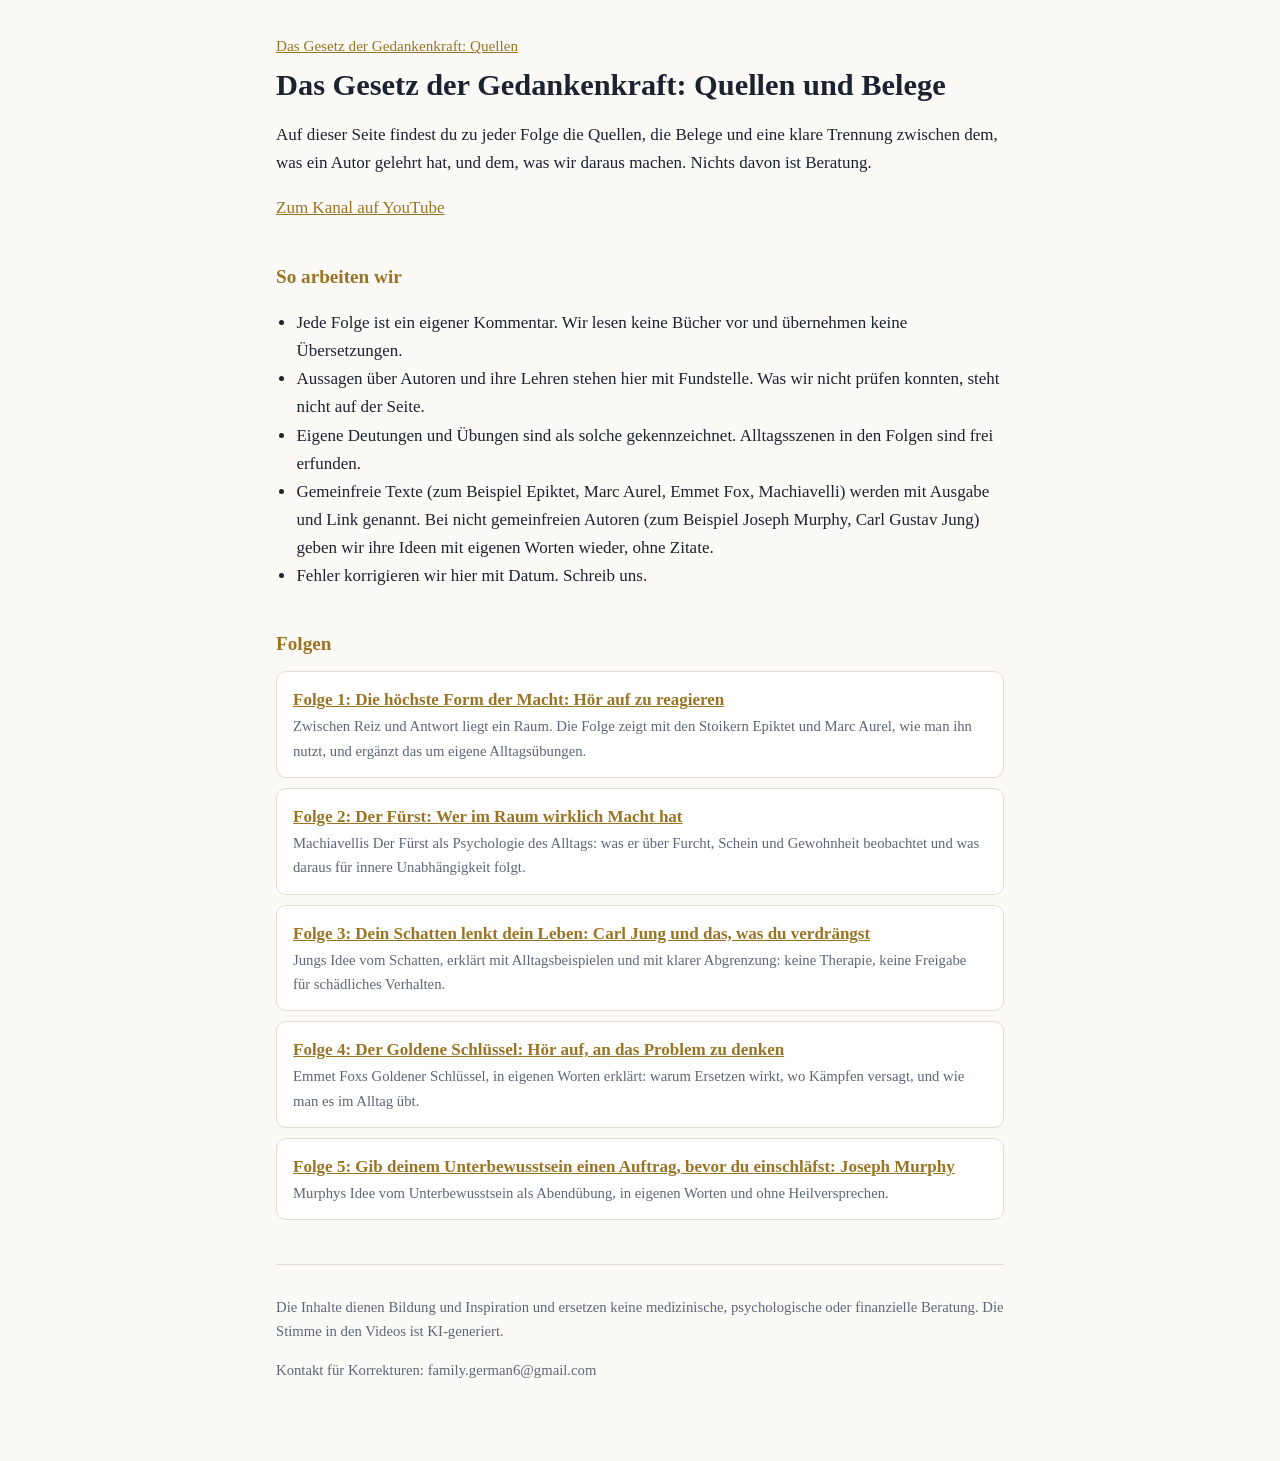
<file: docs/index.html>
<!doctype html><html lang="de"><head><meta charset="utf-8"><meta name="viewport" content="width=device-width,initial-scale=1">
<title>Quellen | Das Gesetz der Gedankenkraft</title><meta name="robots" content="index,follow"><link rel="stylesheet" href="style.css"></head><body><main>
<nav><a href="index.html">Das Gesetz der Gedankenkraft: Quellen</a></nav><h1>Das Gesetz der Gedankenkraft: Quellen und Belege</h1><p>Auf dieser Seite findest du zu jeder Folge die Quellen, die Belege und eine klare Trennung zwischen dem, was ein Autor gelehrt hat, und dem, was wir daraus machen. Nichts davon ist Beratung.</p>
<p><a href="https://www.youtube.com/@gedankenkraftgesetz">Zum Kanal auf YouTube</a></p><h2>So arbeiten wir</h2><ul><li>Jede Folge ist ein eigener Kommentar. Wir lesen keine Bücher vor und übernehmen keine Übersetzungen.</li><li>Aussagen über Autoren und ihre Lehren stehen hier mit Fundstelle. Was wir nicht prüfen konnten, steht nicht auf der Seite.</li><li>Eigene Deutungen und Übungen sind als solche gekennzeichnet. Alltagsszenen in den Folgen sind frei erfunden.</li><li>Gemeinfreie Texte (zum Beispiel Epiktet, Marc Aurel, Emmet Fox, Machiavelli) werden mit Ausgabe und Link genannt. Bei nicht gemeinfreien Autoren (zum Beispiel Joseph Murphy, Carl Gustav Jung) geben wir ihre Ideen mit eigenen Worten wieder, ohne Zitate.</li><li>Fehler korrigieren wir hier mit Datum. Schreib uns.</li></ul>
<h2>Folgen</h2><div class="card"><a href="folge/01-hoer-auf-zu-reagieren/index.html"><b>Folge 1: Die höchste Form der Macht: Hör auf zu reagieren</b></a><div class="mut">Zwischen Reiz und Antwort liegt ein Raum. Die Folge zeigt mit den Stoikern Epiktet und Marc Aurel, wie man ihn nutzt, und ergänzt das um eigene Alltagsübungen.</div></div><div class="card"><a href="folge/02-der-fuerst/index.html"><b>Folge 2: Der Fürst: Wer im Raum wirklich Macht hat</b></a><div class="mut">Machiavellis Der Fürst als Psychologie des Alltags: was er über Furcht, Schein und Gewohnheit beobachtet und was daraus für innere Unabhängigkeit folgt.</div></div><div class="card"><a href="folge/03-dein-schatten-carl-jung/index.html"><b>Folge 3: Dein Schatten lenkt dein Leben: Carl Jung und das, was du verdrängst</b></a><div class="mut">Jungs Idee vom Schatten, erklärt mit Alltagsbeispielen und mit klarer Abgrenzung: keine Therapie, keine Freigabe für schädliches Verhalten.</div></div><div class="card"><a href="folge/04-der-goldene-schluessel-emmet-fox/index.html"><b>Folge 4: Der Goldene Schlüssel: Hör auf, an das Problem zu denken</b></a><div class="mut">Emmet Foxs Goldener Schlüssel, in eigenen Worten erklärt: warum Ersetzen wirkt, wo Kämpfen versagt, und wie man es im Alltag übt.</div></div><div class="card"><a href="folge/05-auftrag-vor-dem-einschlafen-joseph-murphy/index.html"><b>Folge 5: Gib deinem Unterbewusstsein einen Auftrag, bevor du einschläfst: Joseph Murphy</b></a><div class="mut">Murphys Idee vom Unterbewusstsein als Abendübung, in eigenen Worten und ohne Heilversprechen.</div></div>
<footer class="mut"><p>Die Inhalte dienen Bildung und Inspiration und ersetzen keine medizinische, psychologische oder finanzielle Beratung. Die Stimme in den Videos ist KI-generiert.</p><p>Kontakt für Korrekturen: family.german6@gmail.com</p></footer></main></body></html>
</file>
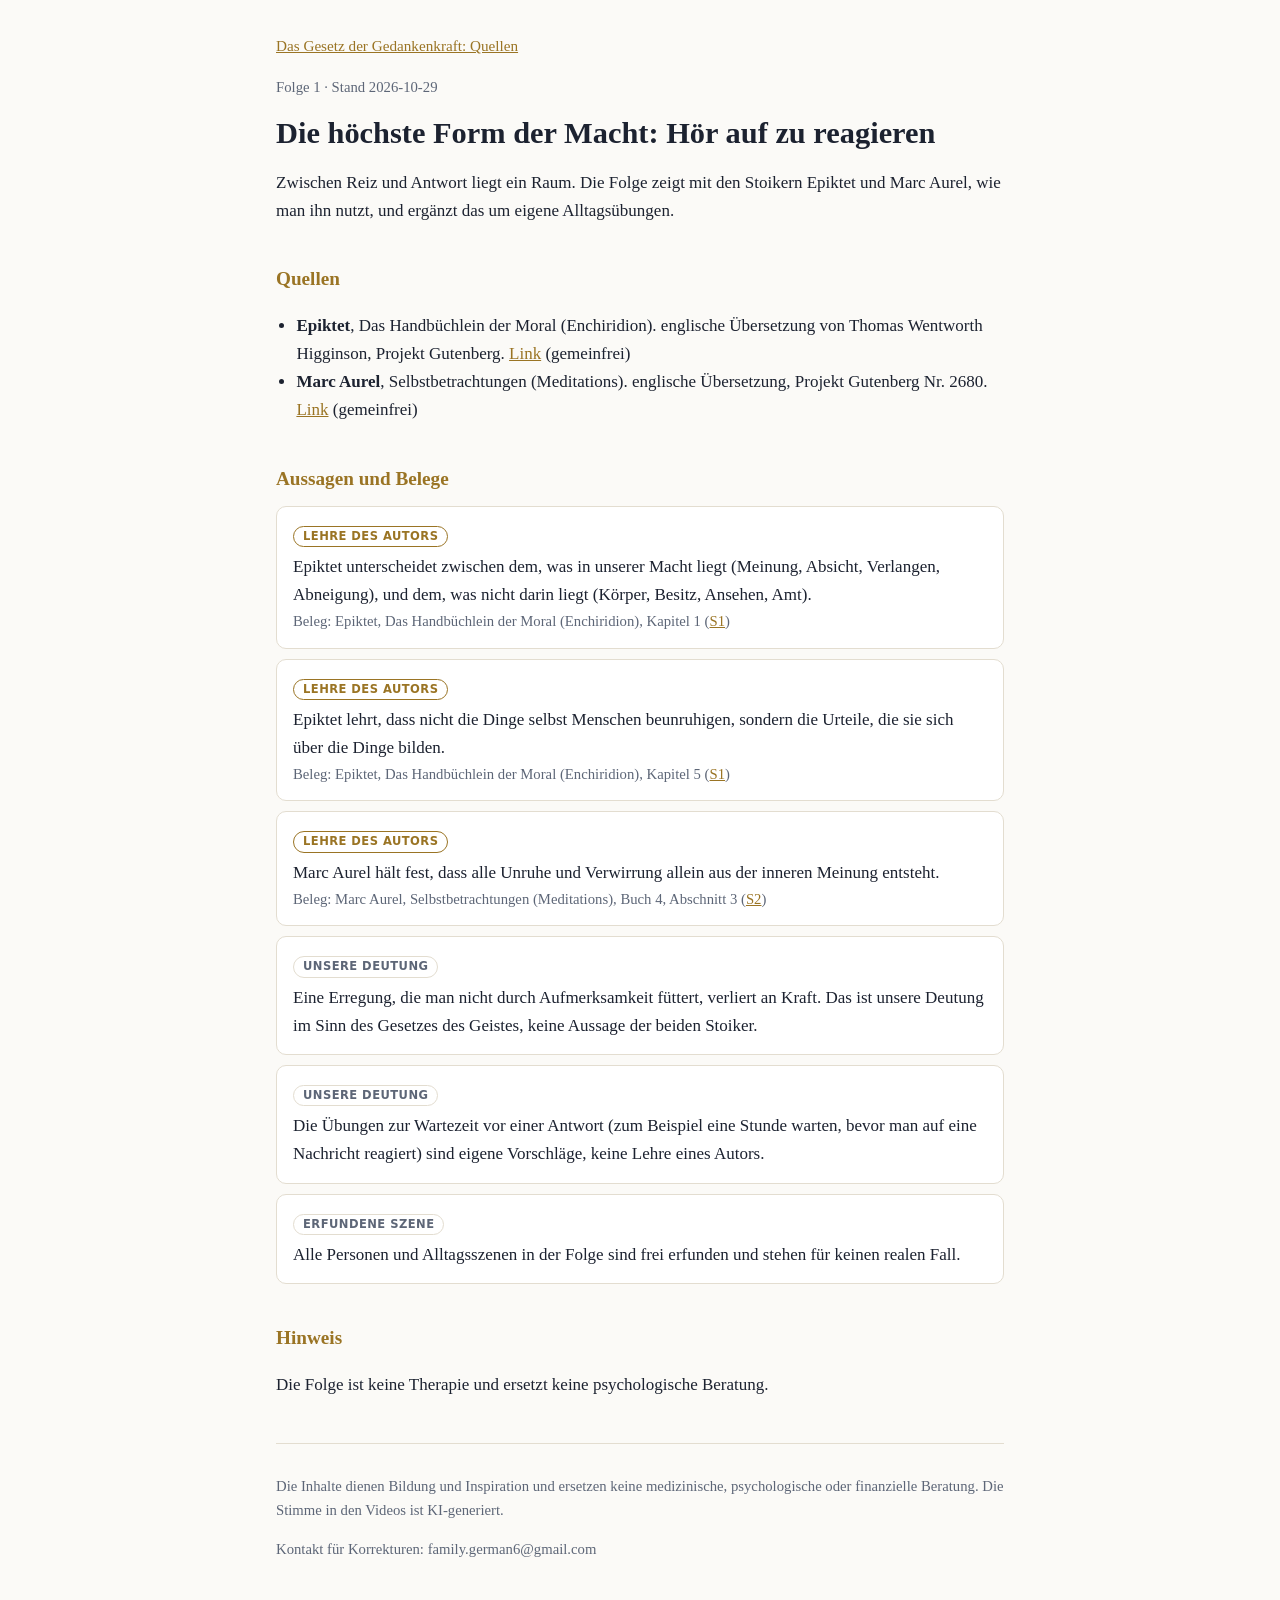
<file: docs/folge/01-hoer-auf-zu-reagieren/index.html>
<!doctype html><html lang="de"><head><meta charset="utf-8"><meta name="viewport" content="width=device-width,initial-scale=1">
<title>Folge 1: Die höchste Form der Macht: Hör auf zu reagieren | Quellen</title><meta name="robots" content="index,follow"><link rel="stylesheet" href="../../style.css"></head><body><main>
<nav><a href="../../index.html">Das Gesetz der Gedankenkraft: Quellen</a></nav><p class="mut">Folge 1 · Stand 2026-10-29</p><h1>Die höchste Form der Macht: Hör auf zu reagieren</h1><p>Zwischen Reiz und Antwort liegt ein Raum. Die Folge zeigt mit den Stoikern Epiktet und Marc Aurel, wie man ihn nutzt, und ergänzt das um eigene Alltagsübungen.</p>
<h2>Quellen</h2><ul><li><b>Epiktet</b>, Das Handbüchlein der Moral (Enchiridion). englische Übersetzung von Thomas Wentworth Higginson, Projekt Gutenberg. <a href="https://www.gutenberg.org/ebooks/45109">Link</a> (gemeinfrei)</li><li><b>Marc Aurel</b>, Selbstbetrachtungen (Meditations). englische Übersetzung, Projekt Gutenberg Nr. 2680. <a href="https://www.gutenberg.org/ebooks/2680">Link</a> (gemeinfrei)</li></ul><h2>Aussagen und Belege</h2><div class="card"><span class="tag lehre">Lehre des Autors</span><div>Epiktet unterscheidet zwischen dem, was in unserer Macht liegt (Meinung, Absicht, Verlangen, Abneigung), und dem, was nicht darin liegt (Körper, Besitz, Ansehen, Amt).</div><div class="mut">Beleg: Epiktet, Das Handbüchlein der Moral (Enchiridion), Kapitel 1 (<a href="https://www.gutenberg.org/ebooks/45109">S1</a>)</div></div><div class="card"><span class="tag lehre">Lehre des Autors</span><div>Epiktet lehrt, dass nicht die Dinge selbst Menschen beunruhigen, sondern die Urteile, die sie sich über die Dinge bilden.</div><div class="mut">Beleg: Epiktet, Das Handbüchlein der Moral (Enchiridion), Kapitel 5 (<a href="https://www.gutenberg.org/ebooks/45109">S1</a>)</div></div><div class="card"><span class="tag lehre">Lehre des Autors</span><div>Marc Aurel hält fest, dass alle Unruhe und Verwirrung allein aus der inneren Meinung entsteht.</div><div class="mut">Beleg: Marc Aurel, Selbstbetrachtungen (Meditations), Buch 4, Abschnitt 3 (<a href="https://www.gutenberg.org/ebooks/2680">S2</a>)</div></div><div class="card"><span class="tag deutung">Unsere Deutung</span><div>Eine Erregung, die man nicht durch Aufmerksamkeit füttert, verliert an Kraft. Das ist unsere Deutung im Sinn des Gesetzes des Geistes, keine Aussage der beiden Stoiker.</div></div><div class="card"><span class="tag deutung">Unsere Deutung</span><div>Die Übungen zur Wartezeit vor einer Antwort (zum Beispiel eine Stunde warten, bevor man auf eine Nachricht reagiert) sind eigene Vorschläge, keine Lehre eines Autors.</div></div><div class="card"><span class="tag szene">Erfundene Szene</span><div>Alle Personen und Alltagsszenen in der Folge sind frei erfunden und stehen für keinen realen Fall.</div></div><h2>Hinweis</h2><p>Die Folge ist keine Therapie und ersetzt keine psychologische Beratung.</p>
<footer class="mut"><p>Die Inhalte dienen Bildung und Inspiration und ersetzen keine medizinische, psychologische oder finanzielle Beratung. Die Stimme in den Videos ist KI-generiert.</p><p>Kontakt für Korrekturen: family.german6@gmail.com</p></footer></main></body></html>
</file>
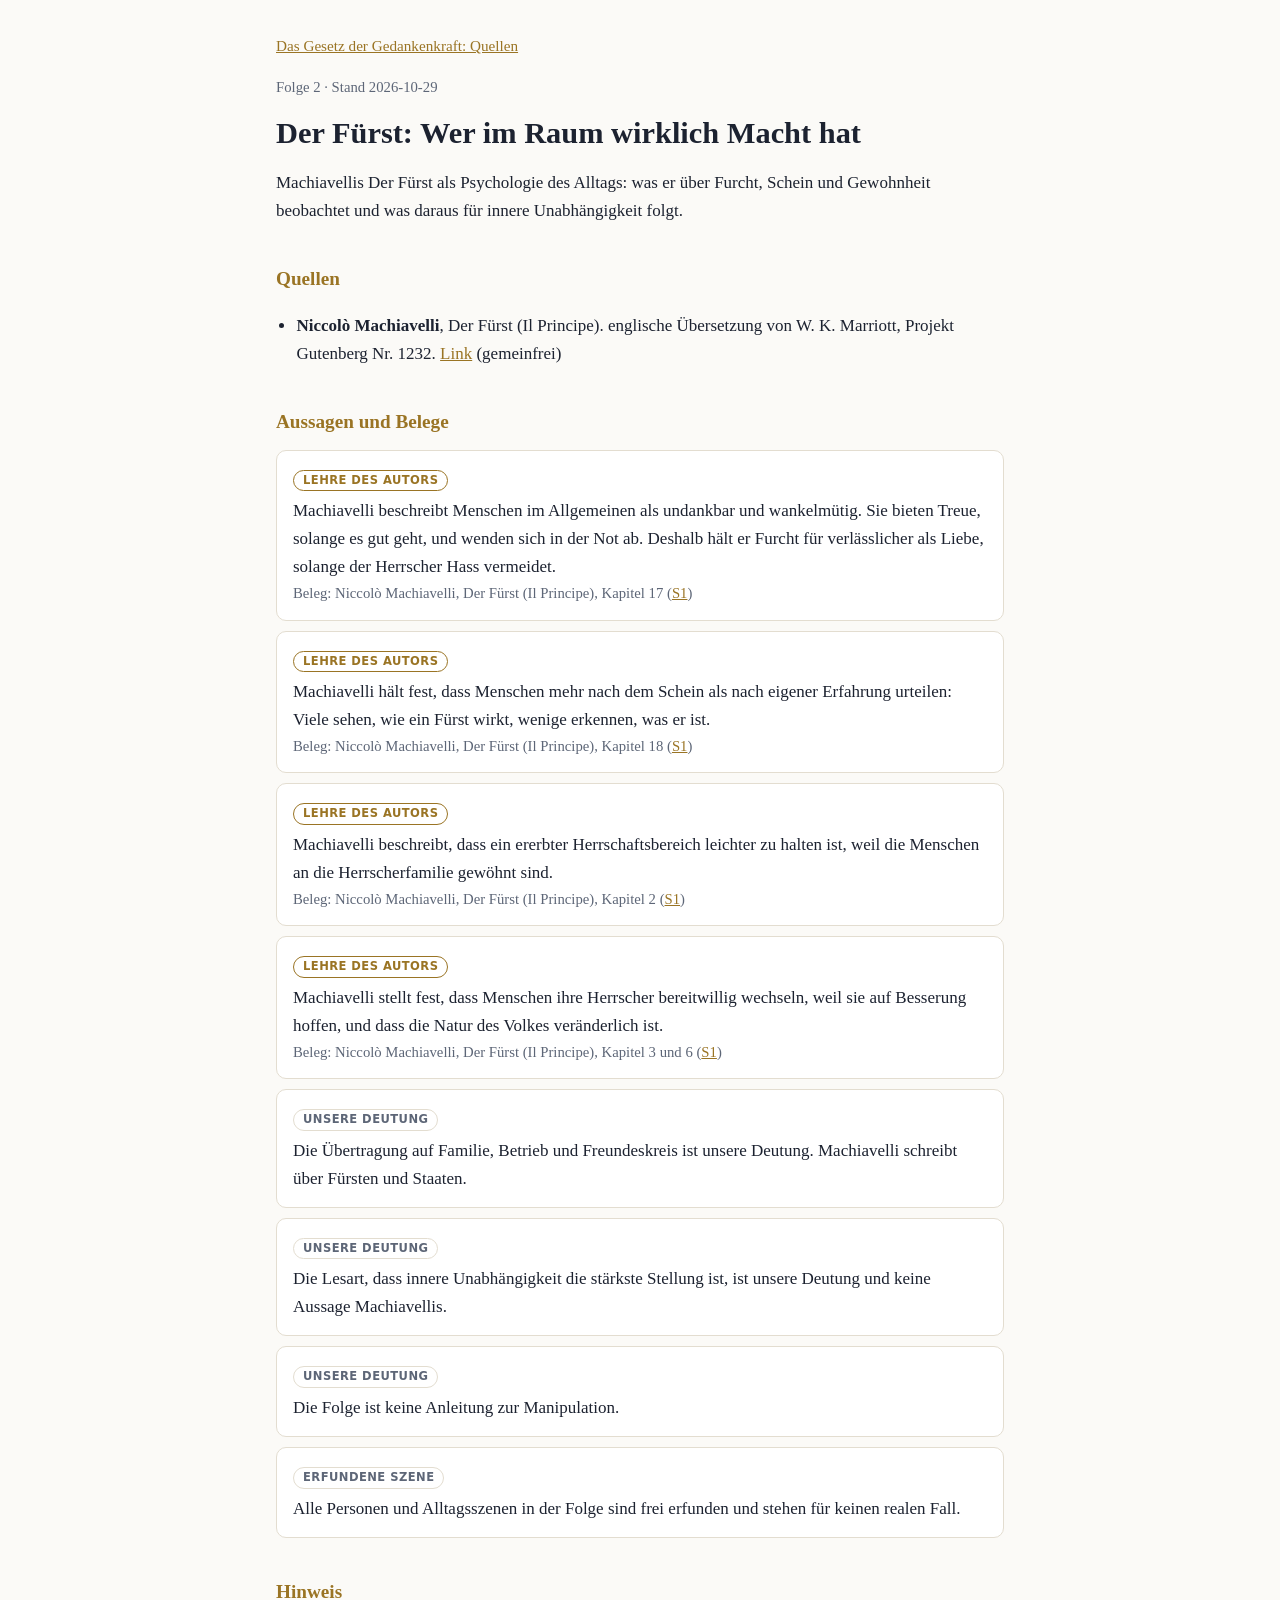
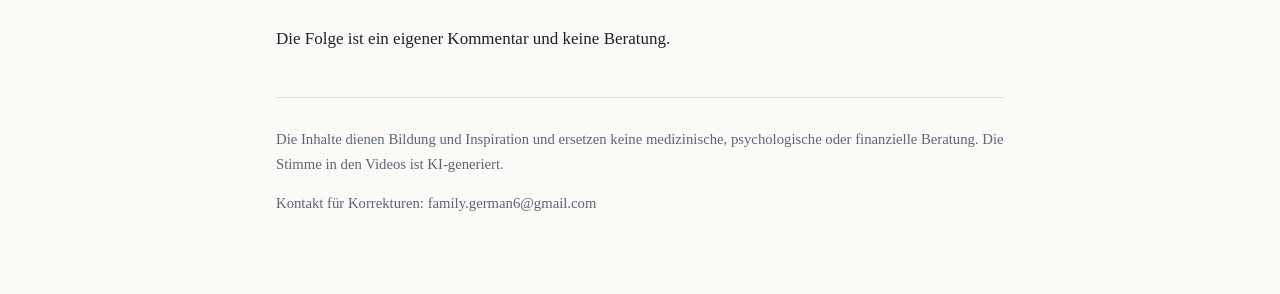
<file: docs/folge/02-der-fuerst/index.html>
<!doctype html><html lang="de"><head><meta charset="utf-8"><meta name="viewport" content="width=device-width,initial-scale=1">
<title>Folge 2: Der Fürst: Wer im Raum wirklich Macht hat | Quellen</title><meta name="robots" content="index,follow"><link rel="stylesheet" href="../../style.css"></head><body><main>
<nav><a href="../../index.html">Das Gesetz der Gedankenkraft: Quellen</a></nav><p class="mut">Folge 2 · Stand 2026-10-29</p><h1>Der Fürst: Wer im Raum wirklich Macht hat</h1><p>Machiavellis Der Fürst als Psychologie des Alltags: was er über Furcht, Schein und Gewohnheit beobachtet und was daraus für innere Unabhängigkeit folgt.</p>
<h2>Quellen</h2><ul><li><b>Niccolò Machiavelli</b>, Der Fürst (Il Principe). englische Übersetzung von W. K. Marriott, Projekt Gutenberg Nr. 1232. <a href="https://www.gutenberg.org/ebooks/1232">Link</a> (gemeinfrei)</li></ul><h2>Aussagen und Belege</h2><div class="card"><span class="tag lehre">Lehre des Autors</span><div>Machiavelli beschreibt Menschen im Allgemeinen als undankbar und wankelmütig. Sie bieten Treue, solange es gut geht, und wenden sich in der Not ab. Deshalb hält er Furcht für verlässlicher als Liebe, solange der Herrscher Hass vermeidet.</div><div class="mut">Beleg: Niccolò Machiavelli, Der Fürst (Il Principe), Kapitel 17 (<a href="https://www.gutenberg.org/ebooks/1232">S1</a>)</div></div><div class="card"><span class="tag lehre">Lehre des Autors</span><div>Machiavelli hält fest, dass Menschen mehr nach dem Schein als nach eigener Erfahrung urteilen: Viele sehen, wie ein Fürst wirkt, wenige erkennen, was er ist.</div><div class="mut">Beleg: Niccolò Machiavelli, Der Fürst (Il Principe), Kapitel 18 (<a href="https://www.gutenberg.org/ebooks/1232">S1</a>)</div></div><div class="card"><span class="tag lehre">Lehre des Autors</span><div>Machiavelli beschreibt, dass ein ererbter Herrschaftsbereich leichter zu halten ist, weil die Menschen an die Herrscherfamilie gewöhnt sind.</div><div class="mut">Beleg: Niccolò Machiavelli, Der Fürst (Il Principe), Kapitel 2 (<a href="https://www.gutenberg.org/ebooks/1232">S1</a>)</div></div><div class="card"><span class="tag lehre">Lehre des Autors</span><div>Machiavelli stellt fest, dass Menschen ihre Herrscher bereitwillig wechseln, weil sie auf Besserung hoffen, und dass die Natur des Volkes veränderlich ist.</div><div class="mut">Beleg: Niccolò Machiavelli, Der Fürst (Il Principe), Kapitel 3 und 6 (<a href="https://www.gutenberg.org/ebooks/1232">S1</a>)</div></div><div class="card"><span class="tag deutung">Unsere Deutung</span><div>Die Übertragung auf Familie, Betrieb und Freundeskreis ist unsere Deutung. Machiavelli schreibt über Fürsten und Staaten.</div></div><div class="card"><span class="tag deutung">Unsere Deutung</span><div>Die Lesart, dass innere Unabhängigkeit die stärkste Stellung ist, ist unsere Deutung und keine Aussage Machiavellis.</div></div><div class="card"><span class="tag deutung">Unsere Deutung</span><div>Die Folge ist keine Anleitung zur Manipulation.</div></div><div class="card"><span class="tag szene">Erfundene Szene</span><div>Alle Personen und Alltagsszenen in der Folge sind frei erfunden und stehen für keinen realen Fall.</div></div><h2>Hinweis</h2><p>Die Folge ist ein eigener Kommentar und keine Beratung.</p>
<footer class="mut"><p>Die Inhalte dienen Bildung und Inspiration und ersetzen keine medizinische, psychologische oder finanzielle Beratung. Die Stimme in den Videos ist KI-generiert.</p><p>Kontakt für Korrekturen: family.german6@gmail.com</p></footer></main></body></html>
</file>
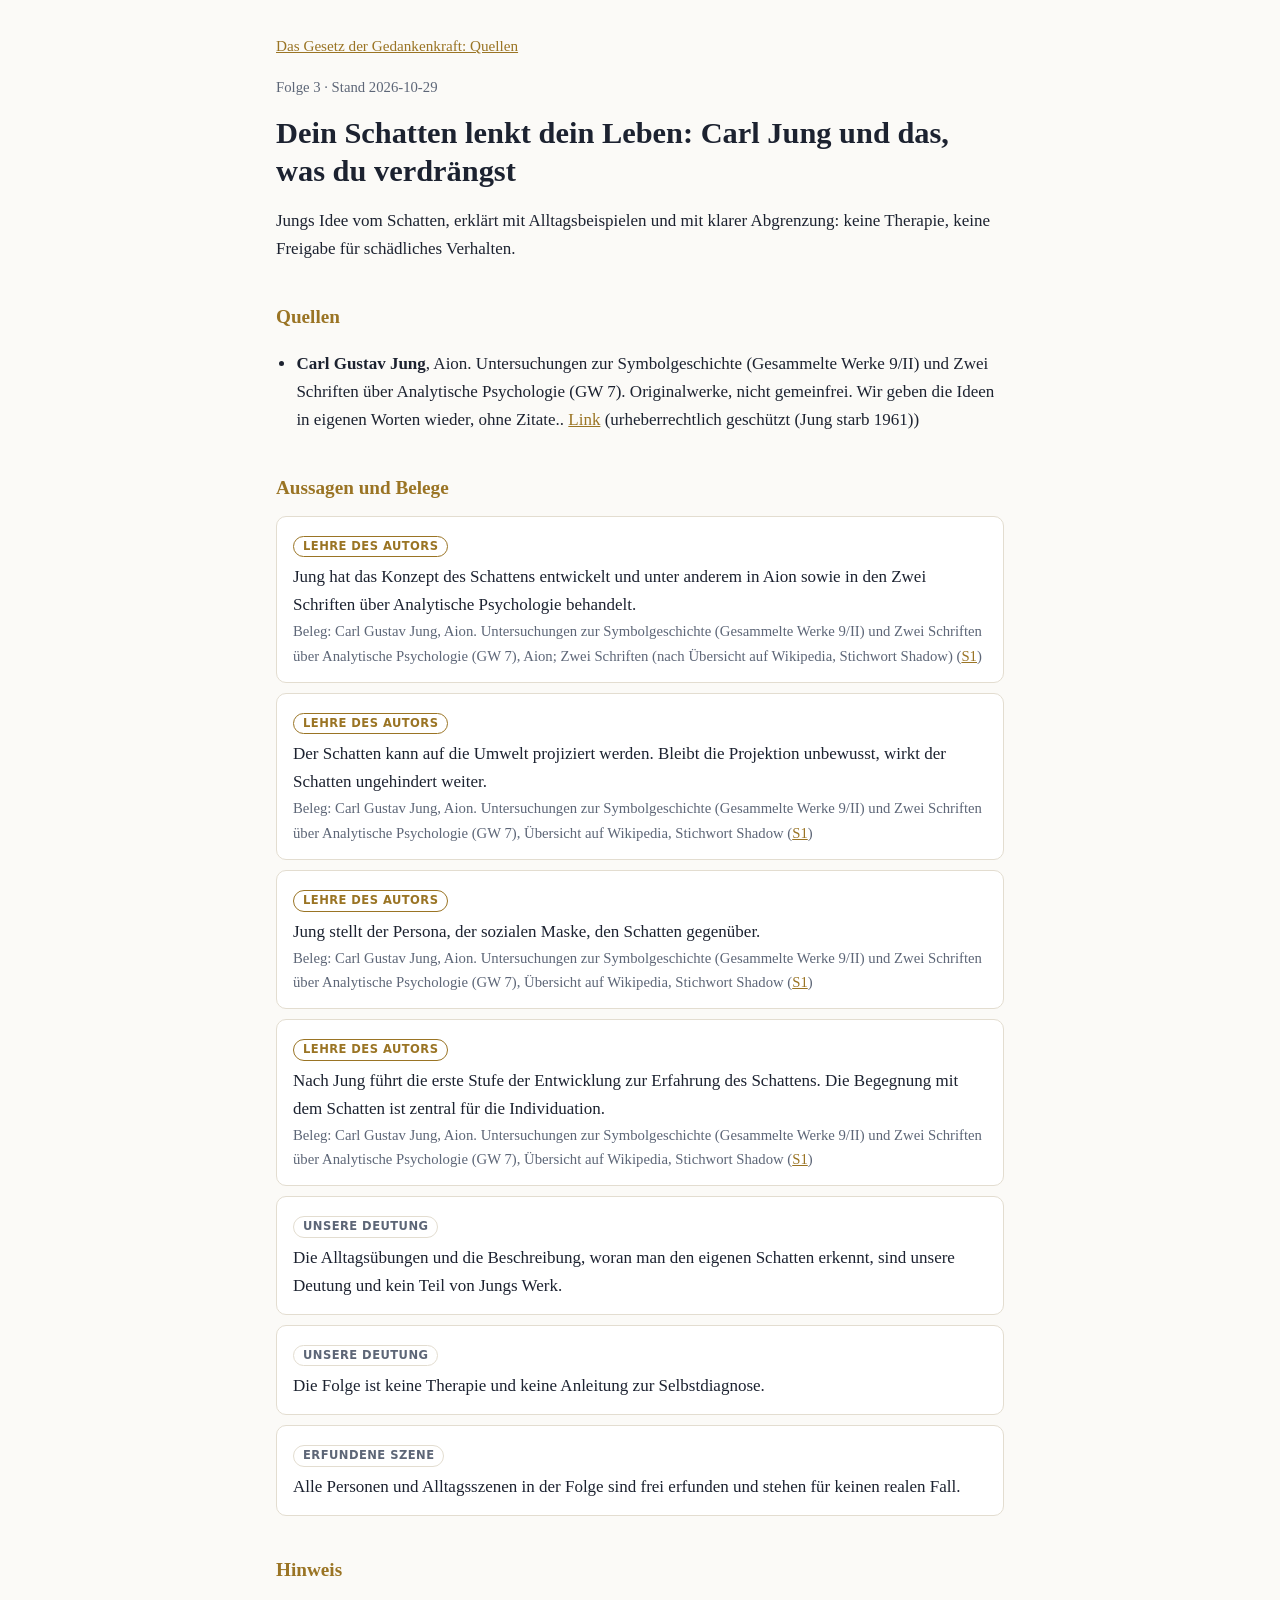
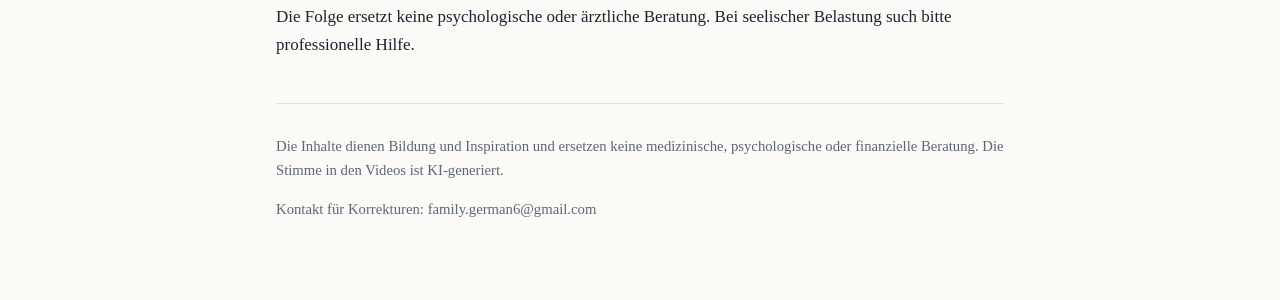
<file: docs/folge/03-dein-schatten-carl-jung/index.html>
<!doctype html><html lang="de"><head><meta charset="utf-8"><meta name="viewport" content="width=device-width,initial-scale=1">
<title>Folge 3: Dein Schatten lenkt dein Leben: Carl Jung und das, was du verdrängst | Quellen</title><meta name="robots" content="index,follow"><link rel="stylesheet" href="../../style.css"></head><body><main>
<nav><a href="../../index.html">Das Gesetz der Gedankenkraft: Quellen</a></nav><p class="mut">Folge 3 · Stand 2026-10-29</p><h1>Dein Schatten lenkt dein Leben: Carl Jung und das, was du verdrängst</h1><p>Jungs Idee vom Schatten, erklärt mit Alltagsbeispielen und mit klarer Abgrenzung: keine Therapie, keine Freigabe für schädliches Verhalten.</p>
<h2>Quellen</h2><ul><li><b>Carl Gustav Jung</b>, Aion. Untersuchungen zur Symbolgeschichte (Gesammelte Werke 9/II) und Zwei Schriften über Analytische Psychologie (GW 7). Originalwerke, nicht gemeinfrei. Wir geben die Ideen in eigenen Worten wieder, ohne Zitate.. <a href="https://en.wikipedia.org/wiki/Shadow_(psychology)">Link</a> (urheberrechtlich geschützt (Jung starb 1961))</li></ul><h2>Aussagen und Belege</h2><div class="card"><span class="tag lehre">Lehre des Autors</span><div>Jung hat das Konzept des Schattens entwickelt und unter anderem in Aion sowie in den Zwei Schriften über Analytische Psychologie behandelt.</div><div class="mut">Beleg: Carl Gustav Jung, Aion. Untersuchungen zur Symbolgeschichte (Gesammelte Werke 9/II) und Zwei Schriften über Analytische Psychologie (GW 7), Aion; Zwei Schriften (nach Übersicht auf Wikipedia, Stichwort Shadow) (<a href="https://en.wikipedia.org/wiki/Shadow_(psychology)">S1</a>)</div></div><div class="card"><span class="tag lehre">Lehre des Autors</span><div>Der Schatten kann auf die Umwelt projiziert werden. Bleibt die Projektion unbewusst, wirkt der Schatten ungehindert weiter.</div><div class="mut">Beleg: Carl Gustav Jung, Aion. Untersuchungen zur Symbolgeschichte (Gesammelte Werke 9/II) und Zwei Schriften über Analytische Psychologie (GW 7), Übersicht auf Wikipedia, Stichwort Shadow (<a href="https://en.wikipedia.org/wiki/Shadow_(psychology)">S1</a>)</div></div><div class="card"><span class="tag lehre">Lehre des Autors</span><div>Jung stellt der Persona, der sozialen Maske, den Schatten gegenüber.</div><div class="mut">Beleg: Carl Gustav Jung, Aion. Untersuchungen zur Symbolgeschichte (Gesammelte Werke 9/II) und Zwei Schriften über Analytische Psychologie (GW 7), Übersicht auf Wikipedia, Stichwort Shadow (<a href="https://en.wikipedia.org/wiki/Shadow_(psychology)">S1</a>)</div></div><div class="card"><span class="tag lehre">Lehre des Autors</span><div>Nach Jung führt die erste Stufe der Entwicklung zur Erfahrung des Schattens. Die Begegnung mit dem Schatten ist zentral für die Individuation.</div><div class="mut">Beleg: Carl Gustav Jung, Aion. Untersuchungen zur Symbolgeschichte (Gesammelte Werke 9/II) und Zwei Schriften über Analytische Psychologie (GW 7), Übersicht auf Wikipedia, Stichwort Shadow (<a href="https://en.wikipedia.org/wiki/Shadow_(psychology)">S1</a>)</div></div><div class="card"><span class="tag deutung">Unsere Deutung</span><div>Die Alltagsübungen und die Beschreibung, woran man den eigenen Schatten erkennt, sind unsere Deutung und kein Teil von Jungs Werk.</div></div><div class="card"><span class="tag deutung">Unsere Deutung</span><div>Die Folge ist keine Therapie und keine Anleitung zur Selbstdiagnose.</div></div><div class="card"><span class="tag szene">Erfundene Szene</span><div>Alle Personen und Alltagsszenen in der Folge sind frei erfunden und stehen für keinen realen Fall.</div></div><h2>Hinweis</h2><p>Die Folge ersetzt keine psychologische oder ärztliche Beratung. Bei seelischer Belastung such bitte professionelle Hilfe.</p>
<footer class="mut"><p>Die Inhalte dienen Bildung und Inspiration und ersetzen keine medizinische, psychologische oder finanzielle Beratung. Die Stimme in den Videos ist KI-generiert.</p><p>Kontakt für Korrekturen: family.german6@gmail.com</p></footer></main></body></html>
</file>
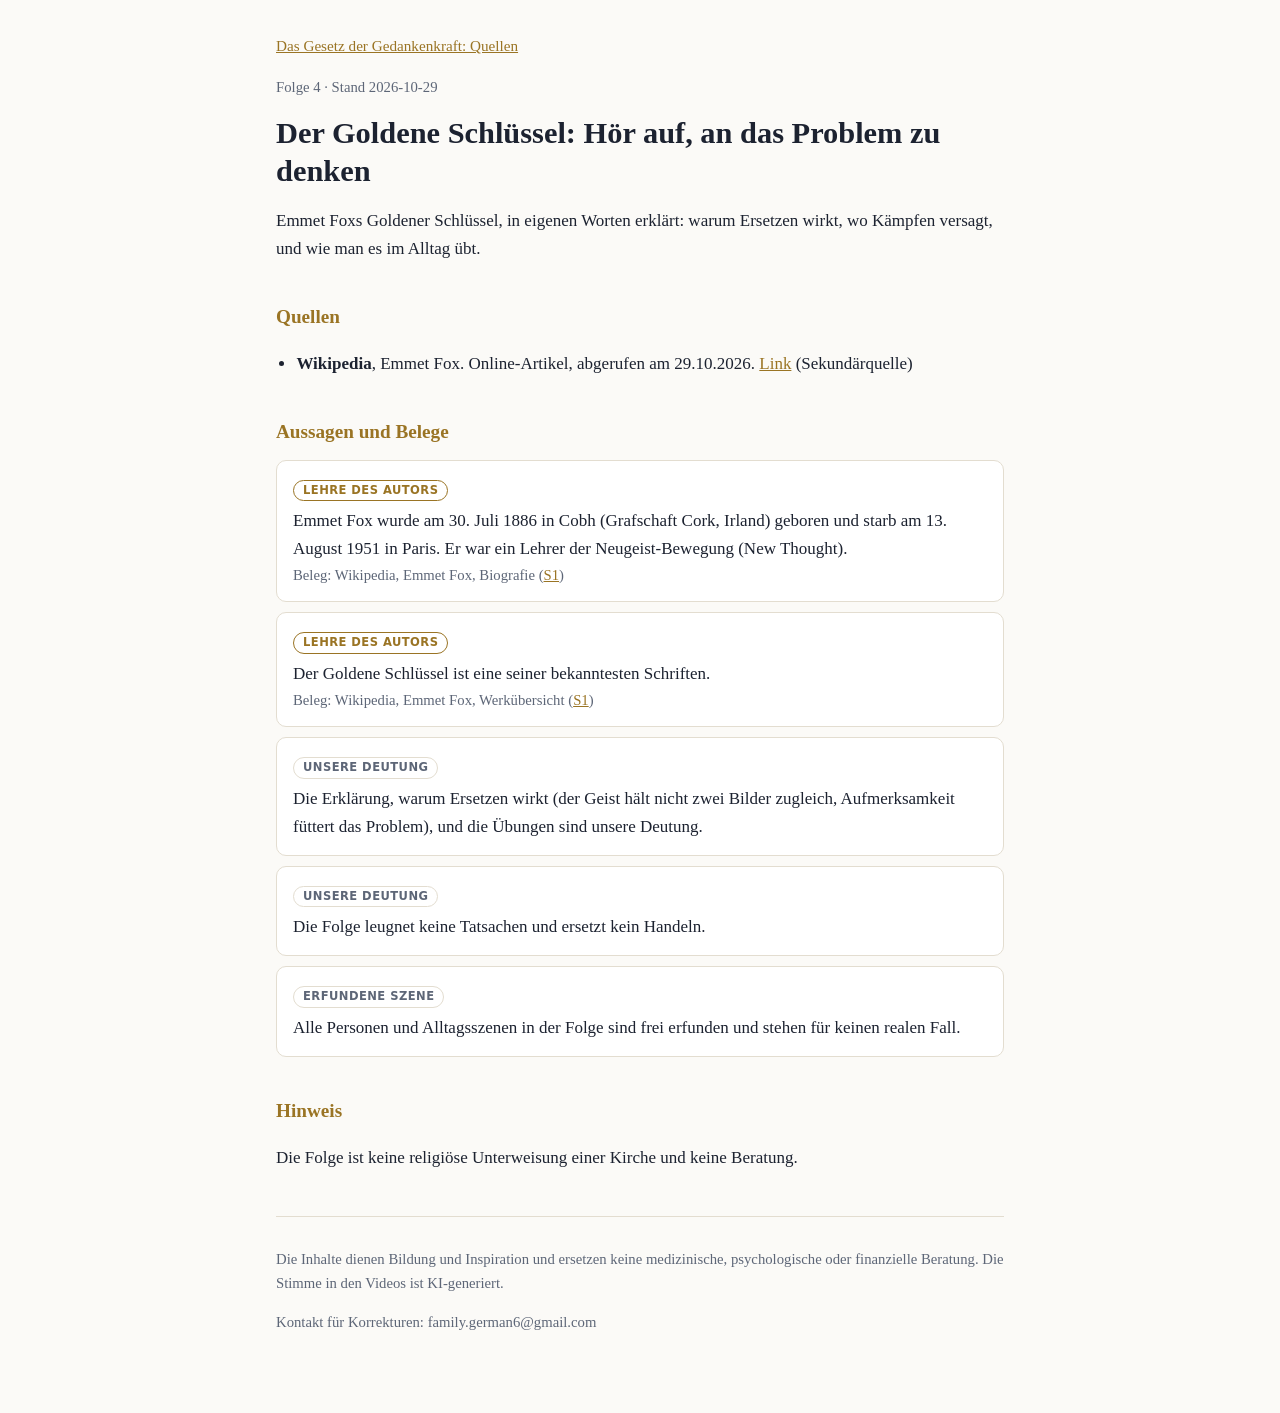
<file: docs/folge/04-der-goldene-schluessel-emmet-fox/index.html>
<!doctype html><html lang="de"><head><meta charset="utf-8"><meta name="viewport" content="width=device-width,initial-scale=1">
<title>Folge 4: Der Goldene Schlüssel: Hör auf, an das Problem zu denken | Quellen</title><meta name="robots" content="index,follow"><link rel="stylesheet" href="../../style.css"></head><body><main>
<nav><a href="../../index.html">Das Gesetz der Gedankenkraft: Quellen</a></nav><p class="mut">Folge 4 · Stand 2026-10-29</p><h1>Der Goldene Schlüssel: Hör auf, an das Problem zu denken</h1><p>Emmet Foxs Goldener Schlüssel, in eigenen Worten erklärt: warum Ersetzen wirkt, wo Kämpfen versagt, und wie man es im Alltag übt.</p>
<h2>Quellen</h2><ul><li><b>Wikipedia</b>, Emmet Fox. Online-Artikel, abgerufen am 29.10.2026. <a href="https://en.wikipedia.org/wiki/Emmet_Fox">Link</a> (Sekundärquelle)</li></ul><h2>Aussagen und Belege</h2><div class="card"><span class="tag lehre">Lehre des Autors</span><div>Emmet Fox wurde am 30. Juli 1886 in Cobh (Grafschaft Cork, Irland) geboren und starb am 13. August 1951 in Paris. Er war ein Lehrer der Neugeist-Bewegung (New Thought).</div><div class="mut">Beleg: Wikipedia, Emmet Fox, Biografie (<a href="https://en.wikipedia.org/wiki/Emmet_Fox">S1</a>)</div></div><div class="card"><span class="tag lehre">Lehre des Autors</span><div>Der Goldene Schlüssel ist eine seiner bekanntesten Schriften.</div><div class="mut">Beleg: Wikipedia, Emmet Fox, Werkübersicht (<a href="https://en.wikipedia.org/wiki/Emmet_Fox">S1</a>)</div></div><div class="card"><span class="tag deutung">Unsere Deutung</span><div>Die Erklärung, warum Ersetzen wirkt (der Geist hält nicht zwei Bilder zugleich, Aufmerksamkeit füttert das Problem), und die Übungen sind unsere Deutung.</div></div><div class="card"><span class="tag deutung">Unsere Deutung</span><div>Die Folge leugnet keine Tatsachen und ersetzt kein Handeln.</div></div><div class="card"><span class="tag szene">Erfundene Szene</span><div>Alle Personen und Alltagsszenen in der Folge sind frei erfunden und stehen für keinen realen Fall.</div></div><h2>Hinweis</h2><p>Die Folge ist keine religiöse Unterweisung einer Kirche und keine Beratung.</p>
<footer class="mut"><p>Die Inhalte dienen Bildung und Inspiration und ersetzen keine medizinische, psychologische oder finanzielle Beratung. Die Stimme in den Videos ist KI-generiert.</p><p>Kontakt für Korrekturen: family.german6@gmail.com</p></footer></main></body></html>
</file>
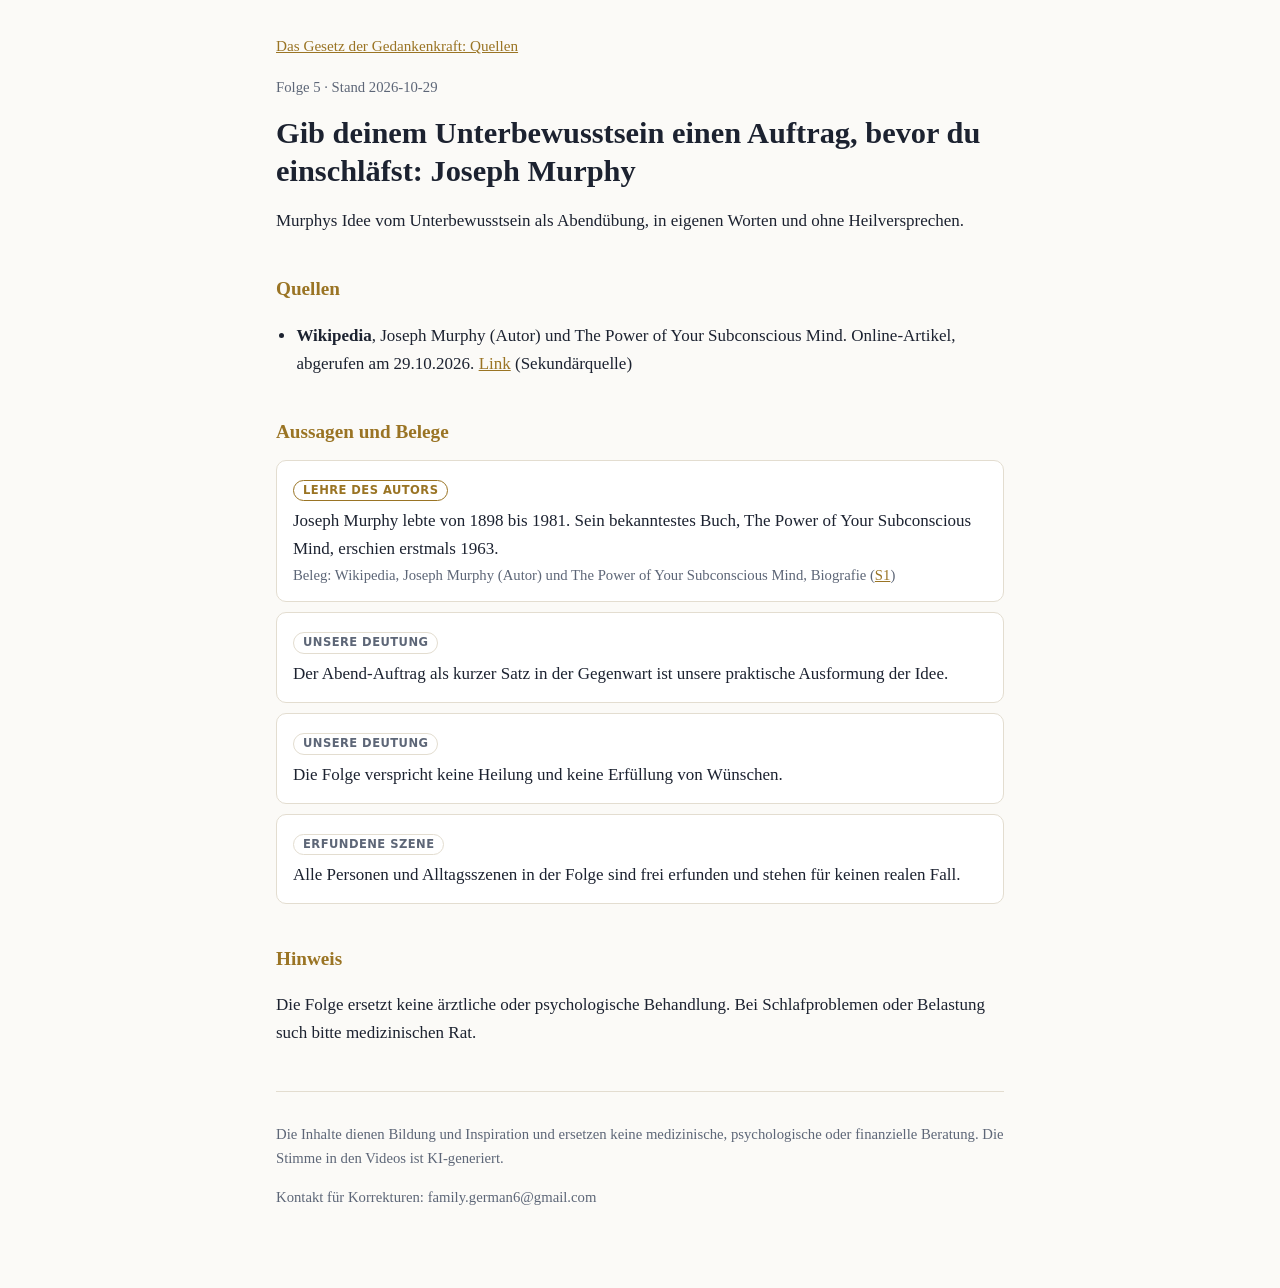
<file: docs/folge/05-auftrag-vor-dem-einschlafen-joseph-murphy/index.html>
<!doctype html><html lang="de"><head><meta charset="utf-8"><meta name="viewport" content="width=device-width,initial-scale=1">
<title>Folge 5: Gib deinem Unterbewusstsein einen Auftrag, bevor du einschläfst: Joseph Murphy | Quellen</title><meta name="robots" content="index,follow"><link rel="stylesheet" href="../../style.css"></head><body><main>
<nav><a href="../../index.html">Das Gesetz der Gedankenkraft: Quellen</a></nav><p class="mut">Folge 5 · Stand 2026-10-29</p><h1>Gib deinem Unterbewusstsein einen Auftrag, bevor du einschläfst: Joseph Murphy</h1><p>Murphys Idee vom Unterbewusstsein als Abendübung, in eigenen Worten und ohne Heilversprechen.</p>
<h2>Quellen</h2><ul><li><b>Wikipedia</b>, Joseph Murphy (Autor) und The Power of Your Subconscious Mind. Online-Artikel, abgerufen am 29.10.2026. <a href="https://en.wikipedia.org/wiki/Joseph_Murphy_(author)">Link</a> (Sekundärquelle)</li></ul><h2>Aussagen und Belege</h2><div class="card"><span class="tag lehre">Lehre des Autors</span><div>Joseph Murphy lebte von 1898 bis 1981. Sein bekanntestes Buch, The Power of Your Subconscious Mind, erschien erstmals 1963.</div><div class="mut">Beleg: Wikipedia, Joseph Murphy (Autor) und The Power of Your Subconscious Mind, Biografie (<a href="https://en.wikipedia.org/wiki/Joseph_Murphy_(author)">S1</a>)</div></div><div class="card"><span class="tag deutung">Unsere Deutung</span><div>Der Abend-Auftrag als kurzer Satz in der Gegenwart ist unsere praktische Ausformung der Idee.</div></div><div class="card"><span class="tag deutung">Unsere Deutung</span><div>Die Folge verspricht keine Heilung und keine Erfüllung von Wünschen.</div></div><div class="card"><span class="tag szene">Erfundene Szene</span><div>Alle Personen und Alltagsszenen in der Folge sind frei erfunden und stehen für keinen realen Fall.</div></div><h2>Hinweis</h2><p>Die Folge ersetzt keine ärztliche oder psychologische Behandlung. Bei Schlafproblemen oder Belastung such bitte medizinischen Rat.</p>
<footer class="mut"><p>Die Inhalte dienen Bildung und Inspiration und ersetzen keine medizinische, psychologische oder finanzielle Beratung. Die Stimme in den Videos ist KI-generiert.</p><p>Kontakt für Korrekturen: family.german6@gmail.com</p></footer></main></body></html>
</file>
<file: docs/style.css>
:root{--bg:#fbfaf7;--fg:#1c2230;--mut:#5d6677;--acc:#9a7424;--line:#e3ddd0;--card:#fff}
@media(prefers-color-scheme:dark){:root{--bg:#0e1626;--fg:#e8e6df;--mut:#9aa3b5;--acc:#d4af5f;--line:#27324a;--card:#141e33}}
*{box-sizing:border-box}body{margin:0;background:var(--bg);color:var(--fg);font:17px/1.65 Georgia,'Times New Roman',serif}
main{max-width:760px;margin:0 auto;padding:32px 16px 64px}h1{font-size:1.9rem;line-height:1.25;margin:.2em 0}h2{font-size:1.2rem;margin:2em 0 .6em;color:var(--acc)}
a{color:var(--acc)}.mut{color:var(--mut);font-size:.92rem}.card{background:var(--card);border:1px solid var(--line);border-radius:10px;padding:14px 16px;margin:10px 0}
.tag{display:inline-block;font:600 .72rem/1 system-ui,sans-serif;letter-spacing:.04em;text-transform:uppercase;border:1px solid var(--line);border-radius:99px;padding:4px 9px;color:var(--mut);margin-bottom:6px}
.tag.lehre{color:var(--acc);border-color:var(--acc)}ul{padding-left:1.2em}nav a{font-size:.95rem}footer{margin-top:3em;border-top:1px solid var(--line);padding-top:1em}
</file>
